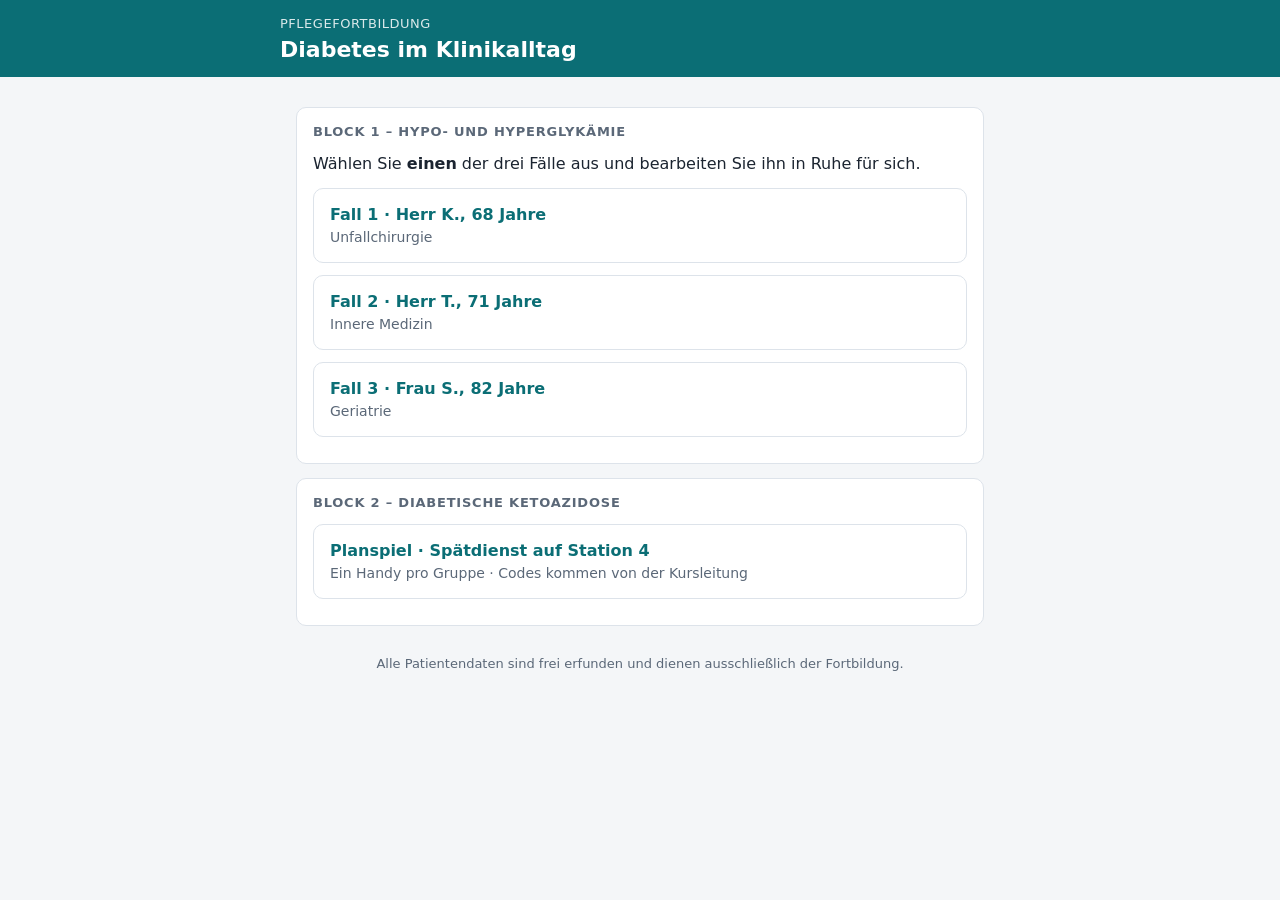
<file: index.html>
<!doctype html>
<html lang="de">
<head>
<meta charset="utf-8">
<meta name="viewport" content="width=device-width, initial-scale=1">
<title>Diabetes im Klinikalltag</title>
<link rel="stylesheet" href="style.css">
</head>
<body>
<header class="akte"><div class="inner">
  <small>Pflegefortbildung</small>
  <h1>Diabetes im Klinikalltag</h1>
</div></header>
<main>
  <div class="card"><h2>Block 1 – Hypo- und Hyperglykämie</h2>
    <p style="margin:0 0 4px">Wählen Sie <b>einen</b> der drei Fälle aus und bearbeiten Sie ihn in Ruhe für sich.</p>
    <a class="fall" href="fall1.html"><b>Fall 1 · Herr K., 68 Jahre</b><span>Unfallchirurgie</span></a>
    <a class="fall" href="fall2.html"><b>Fall 2 · Herr T., 71 Jahre</b><span>Innere Medizin</span></a>
    <a class="fall" href="fall3.html"><b>Fall 3 · Frau S., 82 Jahre</b><span>Geriatrie</span></a>
  </div>

  <div class="card"><h2>Block 2 – Diabetische Ketoazidose</h2>
    <a class="fall" href="spiel.html"><b>Planspiel · Spätdienst auf Station 4</b><span>Ein Handy pro Gruppe · Codes kommen von der Kursleitung</span></a>
  </div>

  <p class="hinweis">Alle Patientendaten sind frei erfunden und dienen ausschließlich der Fortbildung.</p>
</main>
</body>
</html>
</file>
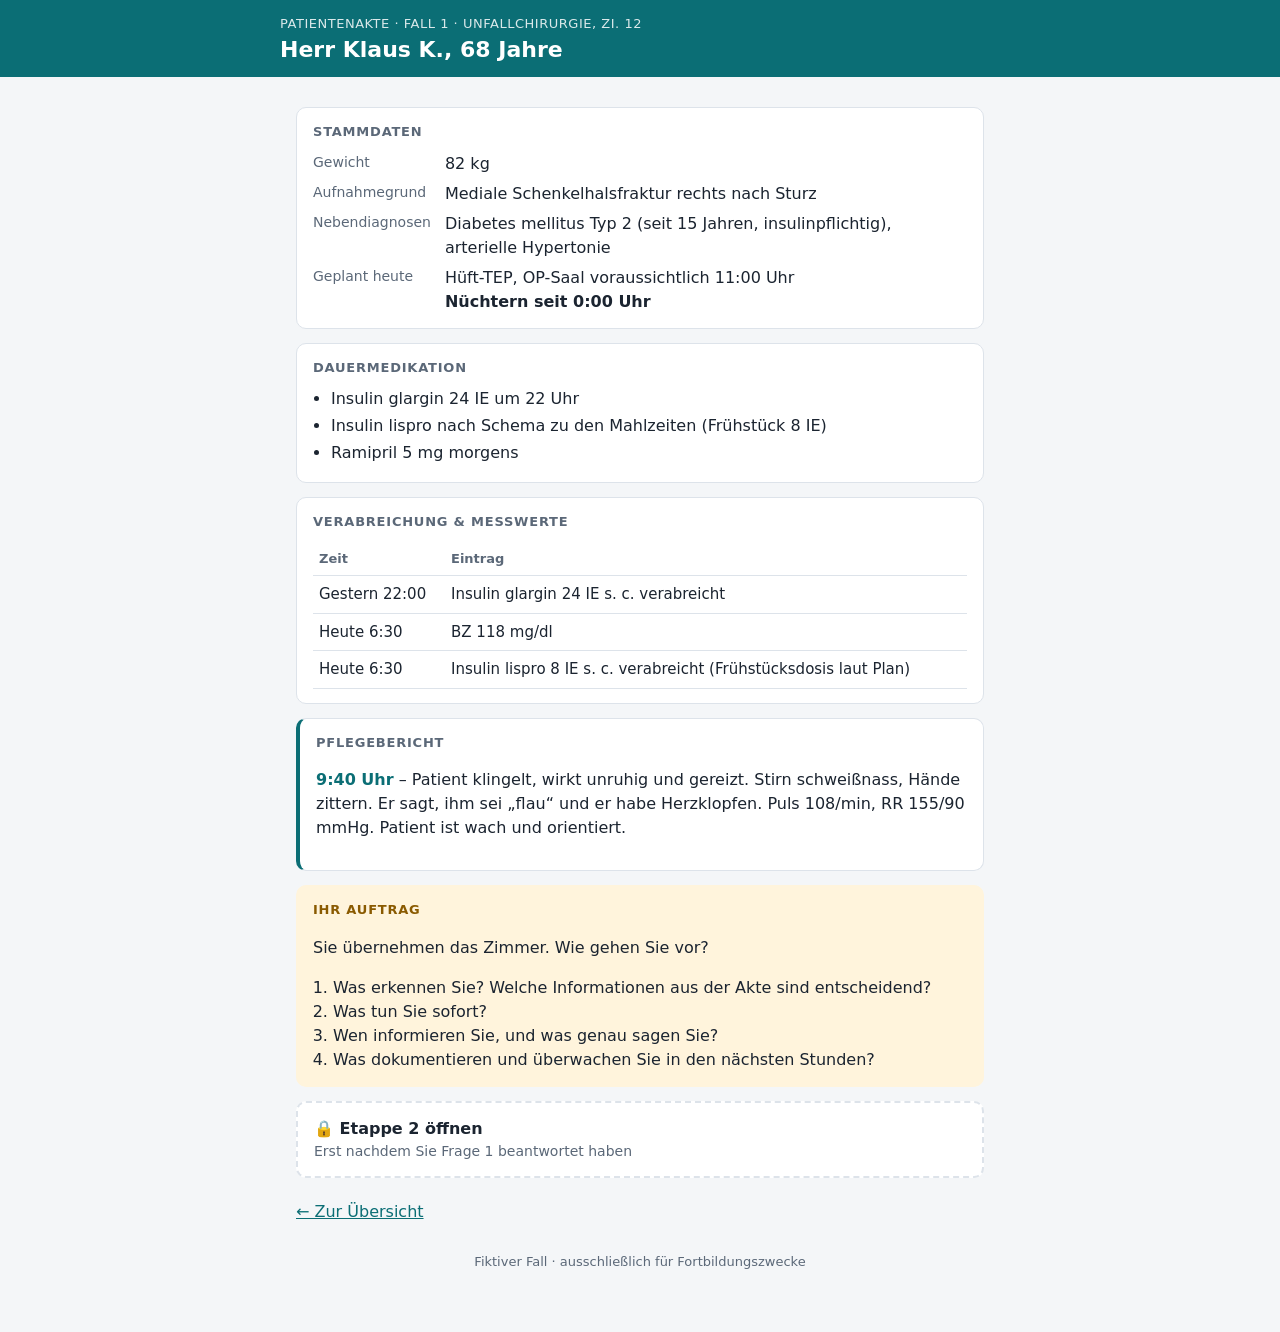
<file: fall1.html>
<!doctype html>
<html lang="de">
<head>
<meta charset="utf-8">
<meta name="viewport" content="width=device-width, initial-scale=1">
<title>Fall 1 – Herr K.</title>
<link rel="stylesheet" href="style.css">
</head>
<body>
<header class="akte"><div class="inner">
  <small>Patientenakte · Fall 1 · Unfallchirurgie, Zi. 12</small>
  <h1>Herr Klaus K., 68 Jahre</h1>
</div></header>
<main>
  <div class="card"><h2>Stammdaten</h2>
    <dl class="stamm">
      <dt>Gewicht</dt><dd>82 kg</dd>
      <dt>Aufnahmegrund</dt><dd>Mediale Schenkelhalsfraktur rechts nach Sturz</dd>
      <dt>Nebendiagnosen</dt><dd>Diabetes mellitus Typ 2 (seit 15 Jahren, insulinpflichtig), arterielle Hypertonie</dd>
      <dt>Geplant heute</dt><dd>Hüft-TEP, OP-Saal voraussichtlich 11:00 Uhr<br><b>Nüchtern seit 0:00 Uhr</b></dd>
    </dl>
  </div>

  <div class="card"><h2>Dauermedikation</h2>
    <ul class="med">
      <li>Insulin glargin 24 IE um 22 Uhr</li>
      <li>Insulin lispro nach Schema zu den Mahlzeiten (Frühstück 8 IE)</li>
      <li>Ramipril 5 mg morgens</li>
    </ul>
  </div>

  <div class="card"><h2>Verabreichung &amp; Messwerte</h2>
    <div class="scroll"><table>
      <tr><th>Zeit</th><th>Eintrag</th></tr>
      <tr><td>Gestern 22:00</td><td>Insulin glargin 24 IE s. c. verabreicht</td></tr>
      <tr><td>Heute 6:30</td><td>BZ 118 mg/dl</td></tr>
      <tr><td>Heute 6:30</td><td>Insulin lispro 8 IE s. c. verabreicht (Frühstücksdosis laut Plan)</td></tr>
    </table></div>
  </div>

  <div class="card bericht"><h2>Pflegebericht</h2>
    <p><span class="zeit">9:40 Uhr</span> – Patient klingelt, wirkt unruhig und gereizt. Stirn schweißnass, Hände zittern. Er sagt, ihm sei „flau“ und er habe Herzklopfen. Puls 108/min, RR 155/90 mmHg. Patient ist wach und orientiert.</p>
  </div>

  <div class="card auftrag"><h2>Ihr Auftrag</h2>
    <p>Sie übernehmen das Zimmer. Wie gehen Sie vor?</p>
    <ol>
      <li>Was erkennen Sie? Welche Informationen aus der Akte sind entscheidend?</li>
      <li>Was tun Sie sofort?</li>
      <li>Wen informieren Sie, und was genau sagen Sie?</li>
      <li>Was dokumentieren und überwachen Sie in den nächsten Stunden?</li>
    </ol>
  </div>

  <details class="etappe">
    <summary>Etappe 2 öffnen<span>Erst nachdem Sie Frage 1 beantwortet haben</span></summary>
    <div class="inhalt">
      <p><span class="zeit">9:43 Uhr</span> – Kapillärer Blutzucker:</p>
      <p><span class="wert">52 mg/dl</span></p>
    </div>
  </details>

  <a class="zurueck" href="index.html">← Zur Übersicht</a>
  <p class="hinweis">Fiktiver Fall · ausschließlich für Fortbildungszwecke</p>
</main>
</body>
</html>
</file>
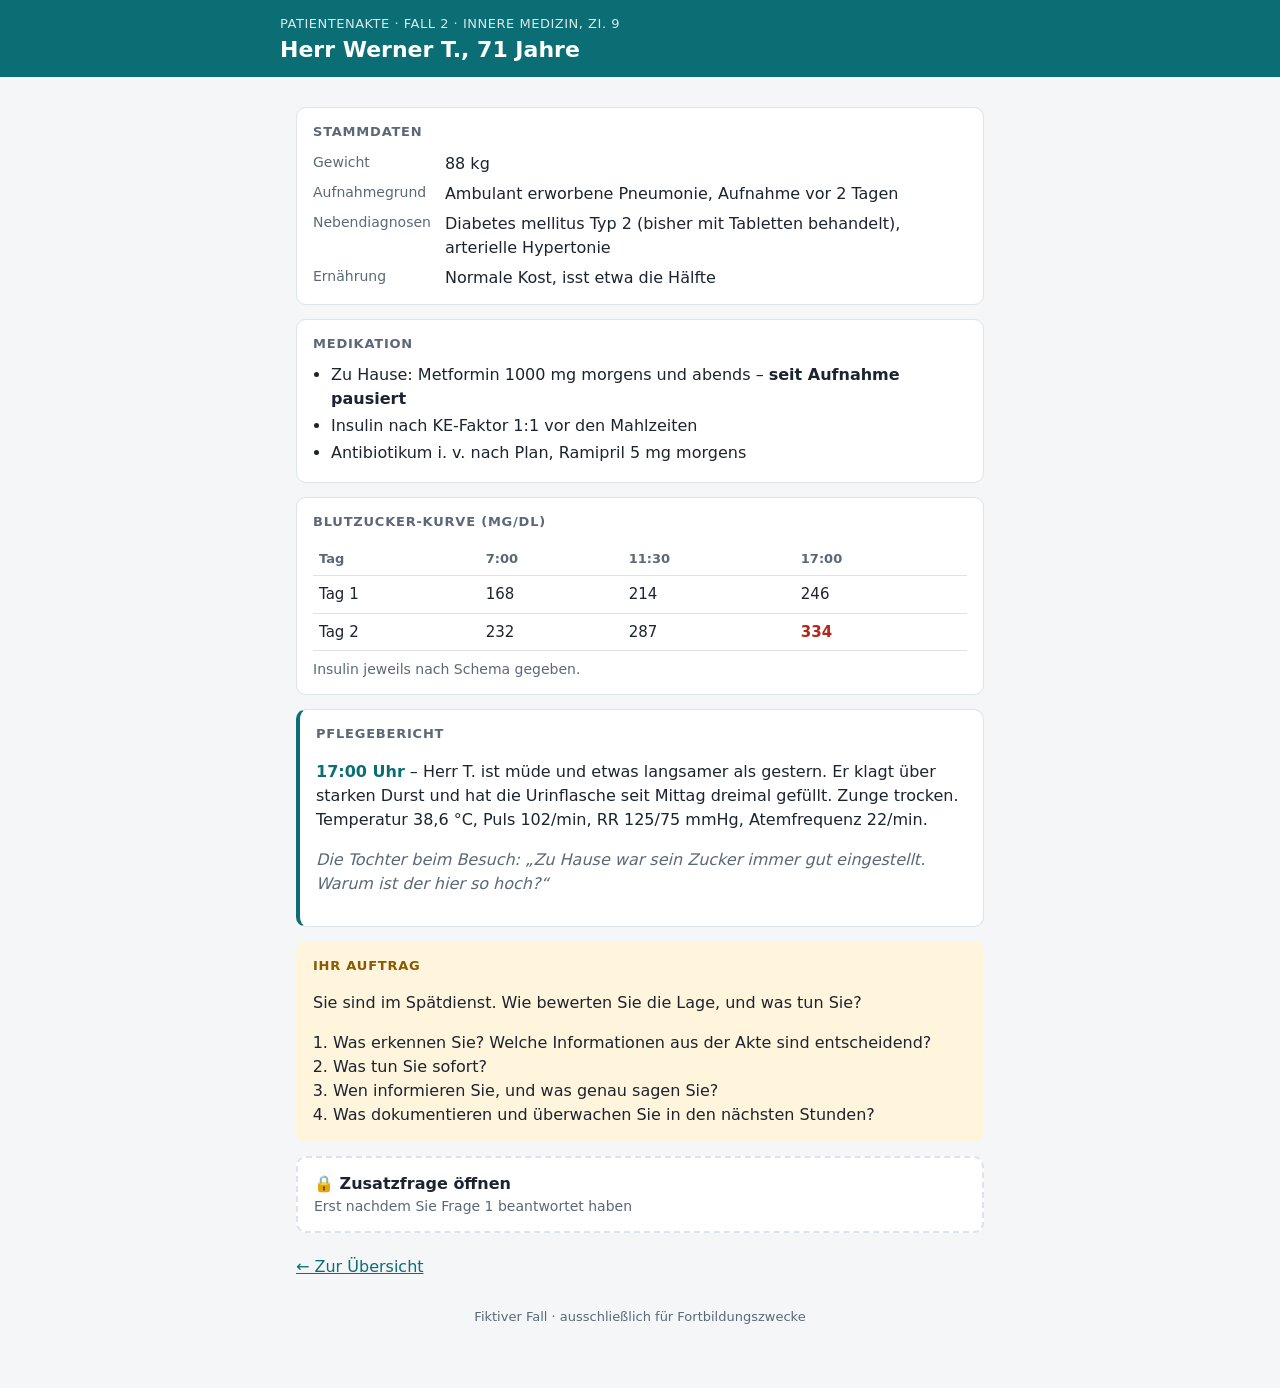
<file: fall2.html>
<!doctype html>
<html lang="de">
<head>
<meta charset="utf-8">
<meta name="viewport" content="width=device-width, initial-scale=1">
<title>Fall 2 – Herr T.</title>
<link rel="stylesheet" href="style.css">
</head>
<body>
<header class="akte"><div class="inner">
  <small>Patientenakte · Fall 2 · Innere Medizin, Zi. 9</small>
  <h1>Herr Werner T., 71 Jahre</h1>
</div></header>
<main>
  <div class="card"><h2>Stammdaten</h2>
    <dl class="stamm">
      <dt>Gewicht</dt><dd>88 kg</dd>
      <dt>Aufnahmegrund</dt><dd>Ambulant erworbene Pneumonie, Aufnahme vor 2 Tagen</dd>
      <dt>Nebendiagnosen</dt><dd>Diabetes mellitus Typ 2 (bisher mit Tabletten behandelt), arterielle Hypertonie</dd>
      <dt>Ernährung</dt><dd>Normale Kost, isst etwa die Hälfte</dd>
    </dl>
  </div>

  <div class="card"><h2>Medikation</h2>
    <ul class="med">
      <li>Zu Hause: Metformin 1000 mg morgens und abends – <b>seit Aufnahme pausiert</b></li>
      <li>Insulin nach KE-Faktor 1:1 vor den Mahlzeiten</li>
      <li>Antibiotikum i. v. nach Plan, Ramipril 5 mg morgens</li>
    </ul>
  </div>

  <div class="card"><h2>Blutzucker-Kurve (mg/dl)</h2>
    <div class="scroll"><table>
      <tr><th>Tag</th><th>7:00</th><th>11:30</th><th>17:00</th></tr>
      <tr><td>Tag 1</td><td>168</td><td>214</td><td>246</td></tr>
      <tr><td>Tag 2</td><td>232</td><td>287</td><td class="hoch">334</td></tr>
    </table></div>
    <p style="font-size:14px;color:var(--muted);margin:8px 0 0">Insulin jeweils nach Schema gegeben.</p>
  </div>

  <div class="card bericht"><h2>Pflegebericht</h2>
    <p><span class="zeit">17:00 Uhr</span> – Herr T. ist müde und etwas langsamer als gestern. Er klagt über starken Durst und hat die Urinflasche seit Mittag dreimal gefüllt. Zunge trocken. Temperatur 38,6 °C, Puls 102/min, RR 125/75 mmHg, Atemfrequenz 22/min.</p>
    <p class="zitat">Die Tochter beim Besuch: „Zu Hause war sein Zucker immer gut eingestellt. Warum ist der hier so hoch?“</p>
  </div>

  <div class="card auftrag"><h2>Ihr Auftrag</h2>
    <p>Sie sind im Spätdienst. Wie bewerten Sie die Lage, und was tun Sie?</p>
    <ol>
      <li>Was erkennen Sie? Welche Informationen aus der Akte sind entscheidend?</li>
      <li>Was tun Sie sofort?</li>
      <li>Wen informieren Sie, und was genau sagen Sie?</li>
      <li>Was dokumentieren und überwachen Sie in den nächsten Stunden?</li>
    </ol>
  </div>

  <details class="etappe">
    <summary>Zusatzfrage öffnen<span>Erst nachdem Sie Frage 1 beantwortet haben</span></summary>
    <div class="inhalt">
      <p>Was antworten Sie der Tochter auf ihre Frage – in zwei einfachen Sätzen?</p>
    </div>
  </details>

  <a class="zurueck" href="index.html">← Zur Übersicht</a>
  <p class="hinweis">Fiktiver Fall · ausschließlich für Fortbildungszwecke</p>
</main>
</body>
</html>
</file>
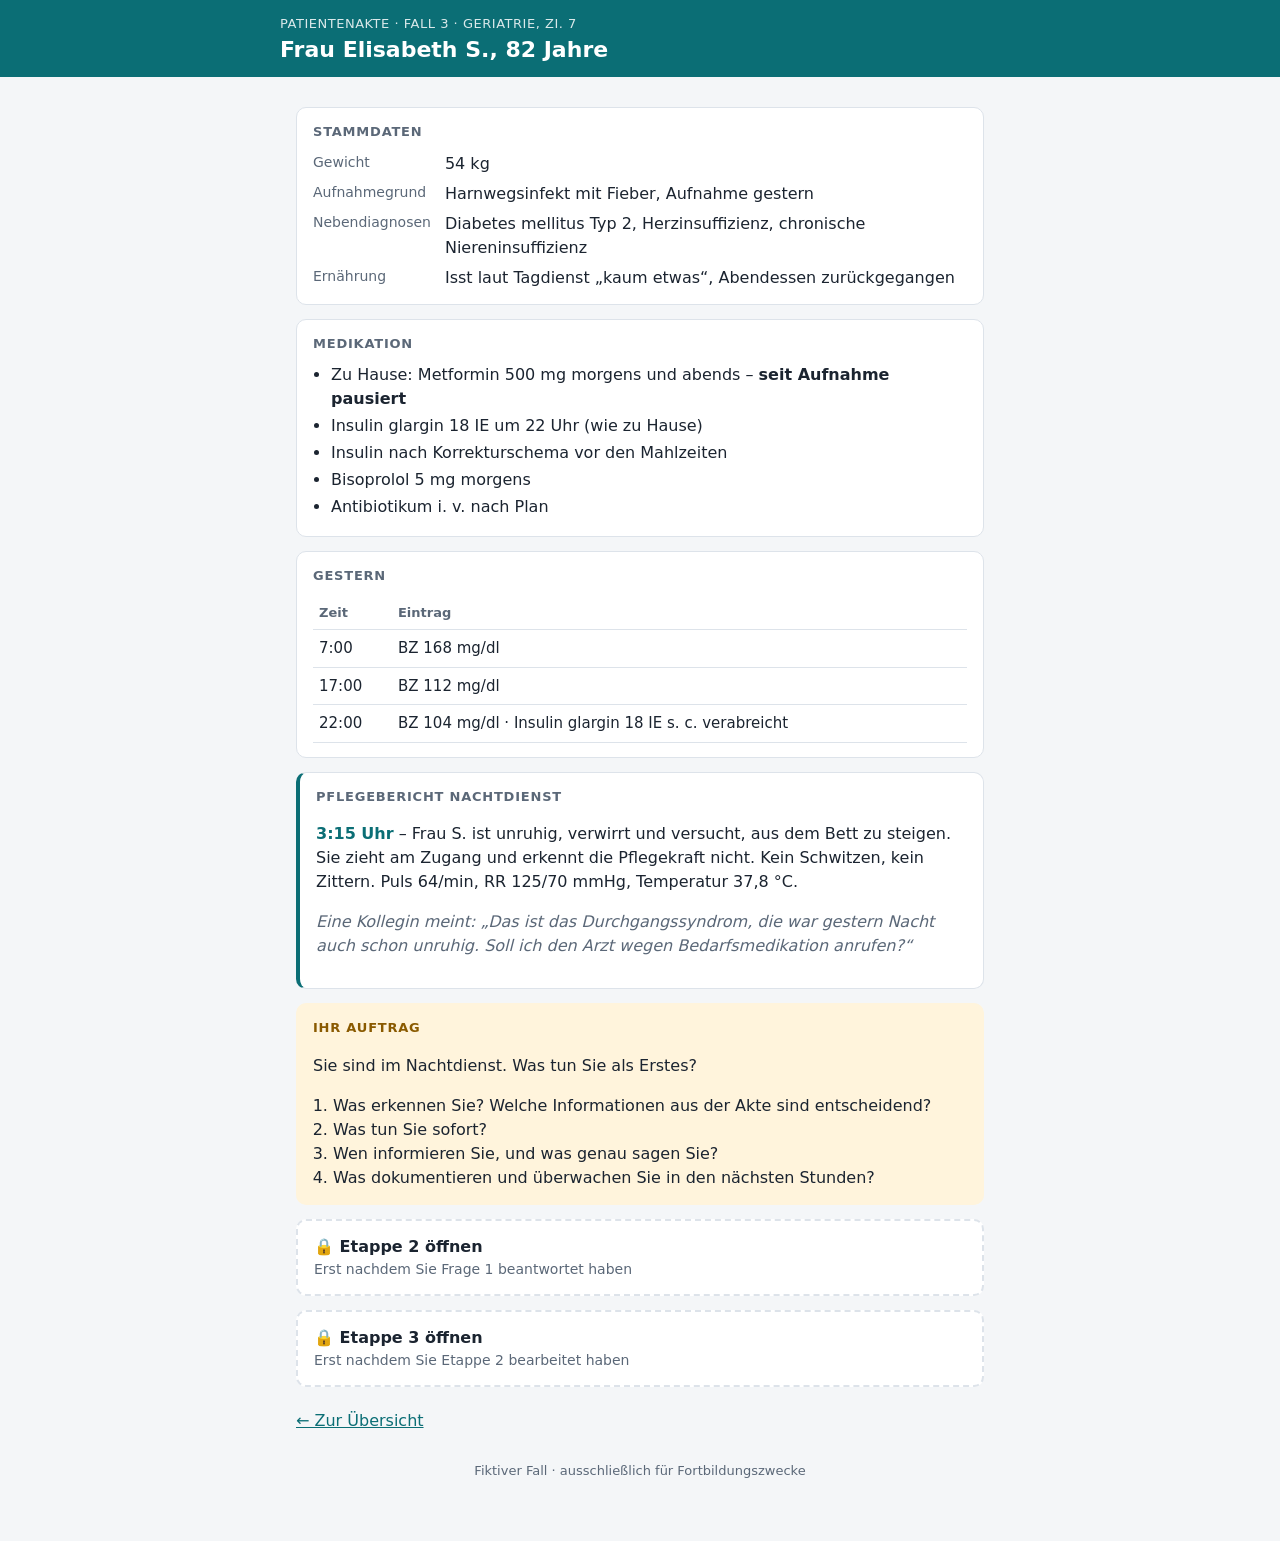
<file: fall3.html>
<!doctype html>
<html lang="de">
<head>
<meta charset="utf-8">
<meta name="viewport" content="width=device-width, initial-scale=1">
<title>Fall 3 – Frau S.</title>
<link rel="stylesheet" href="style.css">
</head>
<body>
<header class="akte"><div class="inner">
  <small>Patientenakte · Fall 3 · Geriatrie, Zi. 7</small>
  <h1>Frau Elisabeth S., 82 Jahre</h1>
</div></header>
<main>
  <div class="card"><h2>Stammdaten</h2>
    <dl class="stamm">
      <dt>Gewicht</dt><dd>54 kg</dd>
      <dt>Aufnahmegrund</dt><dd>Harnwegsinfekt mit Fieber, Aufnahme gestern</dd>
      <dt>Nebendiagnosen</dt><dd>Diabetes mellitus Typ 2, Herzinsuffizienz, chronische Niereninsuffizienz</dd>
      <dt>Ernährung</dt><dd>Isst laut Tagdienst „kaum etwas“, Abendessen zurückgegangen</dd>
    </dl>
  </div>

  <div class="card"><h2>Medikation</h2>
    <ul class="med">
      <li>Zu Hause: Metformin 500 mg morgens und abends – <b>seit Aufnahme pausiert</b></li>
      <li>Insulin glargin 18 IE um 22 Uhr (wie zu Hause)</li>
      <li>Insulin nach Korrekturschema vor den Mahlzeiten</li>
      <li>Bisoprolol 5 mg morgens</li>
      <li>Antibiotikum i. v. nach Plan</li>
    </ul>
  </div>

  <div class="card"><h2>Gestern</h2>
    <div class="scroll"><table>
      <tr><th>Zeit</th><th>Eintrag</th></tr>
      <tr><td>7:00</td><td>BZ 168 mg/dl</td></tr>
      <tr><td>17:00</td><td>BZ 112 mg/dl</td></tr>
      <tr><td>22:00</td><td>BZ 104 mg/dl · Insulin glargin 18 IE s. c. verabreicht</td></tr>
    </table></div>
  </div>

  <div class="card bericht"><h2>Pflegebericht Nachtdienst</h2>
    <p><span class="zeit">3:15 Uhr</span> – Frau S. ist unruhig, verwirrt und versucht, aus dem Bett zu steigen. Sie zieht am Zugang und erkennt die Pflegekraft nicht. Kein Schwitzen, kein Zittern. Puls 64/min, RR 125/70 mmHg, Temperatur 37,8 °C.</p>
    <p class="zitat">Eine Kollegin meint: „Das ist das Durchgangssyndrom, die war gestern Nacht auch schon unruhig. Soll ich den Arzt wegen Bedarfsmedikation anrufen?“</p>
  </div>

  <div class="card auftrag"><h2>Ihr Auftrag</h2>
    <p>Sie sind im Nachtdienst. Was tun Sie als Erstes?</p>
    <ol>
      <li>Was erkennen Sie? Welche Informationen aus der Akte sind entscheidend?</li>
      <li>Was tun Sie sofort?</li>
      <li>Wen informieren Sie, und was genau sagen Sie?</li>
      <li>Was dokumentieren und überwachen Sie in den nächsten Stunden?</li>
    </ol>
  </div>

  <details class="etappe">
    <summary>Etappe 2 öffnen<span>Erst nachdem Sie Frage 1 beantwortet haben</span></summary>
    <div class="inhalt">
      <p><span class="zeit">3:18 Uhr</span> – Kapillärer Blutzucker:</p>
      <p><span class="wert">41 mg/dl</span></p>
    </div>
  </details>

  <details class="etappe">
    <summary>Etappe 3 öffnen<span>Erst nachdem Sie Etappe 2 bearbeitet haben</span></summary>
    <div class="inhalt">
      <p><span class="zeit">3:45 Uhr</span> – Nach der Behandlung: BZ 112 mg/dl, Frau S. ist wieder orientiert.</p>
      <p><span class="zeit">5:30 Uhr</span> – Kontrollmessung durch die Kollegin:</p>
      <p><span class="wert">58 mg/dl</span></p>
      <p><b>Zusatzfrage:</b> Warum fällt der Blutzucker erneut ab, und was bedeutet das für die restliche Nacht?</p>
    </div>
  </details>

  <a class="zurueck" href="index.html">← Zur Übersicht</a>
  <p class="hinweis">Fiktiver Fall · ausschließlich für Fortbildungszwecke</p>
</main>
</body>
</html>
</file>
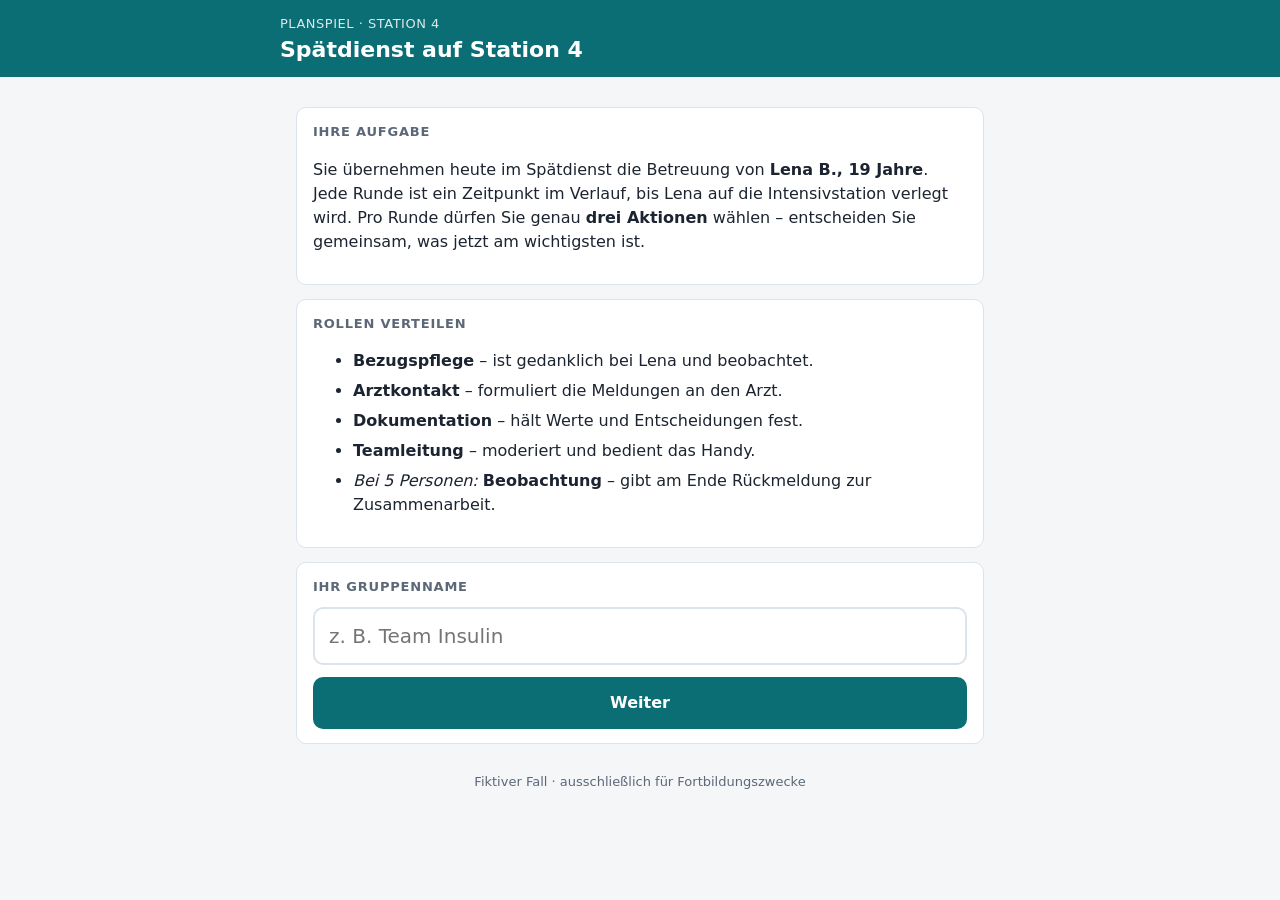
<file: spiel.html>
<!doctype html>
<html lang="de">
<head>
<meta charset="utf-8">
<meta name="viewport" content="width=device-width, initial-scale=1">
<title>Spätdienst auf Station 4</title>
<link rel="stylesheet" href="style.css">
<style>
  .hidden { display: none !important; }
  .btn {
    display: block; width: 100%; border: 0; border-radius: 10px;
    padding: 14px 16px; font: inherit; font-weight: 700; cursor: pointer;
    background: var(--accent); color: #fff; margin-top: 12px;
  }
  @media (prefers-color-scheme: dark) { .btn { color: #0b1a1b; } }
  .btn:disabled { opacity: .4; cursor: not-allowed; }
  input.code, input.name {
    width: 100%; font: inherit; font-size: 20px; padding: 12px 14px;
    border: 2px solid var(--line); border-radius: 10px; background: var(--card); color: var(--ink);
  }
  input.code { text-transform: uppercase; letter-spacing: .15em; text-align: center; font-weight: 700; }
  .fehler { color: var(--warn); font-weight: 600; margin-top: 8px; min-height: 1.5em; }
  .punkte { display: flex; justify-content: space-between; align-items: center; font-size: 14px; color: var(--muted); }
  .punkte b { color: var(--accent); font-size: 18px; }
  .vital { display: grid; grid-template-columns: repeat(2, 1fr); gap: 8px; }
  .vital div { background: var(--bg); border-radius: 8px; padding: 8px 10px; }
  .vital small { display: block; color: var(--muted); font-size: 12px; }
  .vital strong { font-size: 17px; }
  .vital .auff strong { color: var(--warn); }
  .aktion {
    display: flex; gap: 12px; align-items: flex-start; width: 100%; text-align: left;
    background: var(--card); border: 2px solid var(--line); border-radius: 10px;
    padding: 12px 14px; margin: 8px 0; font: inherit; color: var(--ink); cursor: pointer;
  }
  .aktion .box {
    flex: none; width: 24px; height: 24px; border-radius: 6px; border: 2px solid var(--line);
    display: grid; place-items: center; font-weight: 700; color: #fff; margin-top: 1px;
  }
  .aktion.gewaehlt { border-color: var(--accent); background: var(--accent-soft); }
  .aktion.gewaehlt .box { background: var(--accent); border-color: var(--accent); }
  .zaehler { text-align: center; font-weight: 700; color: var(--accent); margin-top: 6px; }
  .fb { border-radius: 10px; padding: 10px 12px; margin: 8px 0; background: var(--bg); }
  .fb .pt { float: right; font-weight: 700; margin-left: 10px; }
  .fb.plus .pt { color: #2e9e6b; }
  .fb.minus { background: var(--warn-soft); }
  .fb.minus .pt { color: var(--warn); }
  .fb b { display: block; }
  .ereignis { border: 2px solid var(--warn); }
  .ereignis h2 { color: var(--warn); }
  .rollen li { margin: 6px 0; }
  .gross { font-size: 44px; font-weight: 800; color: var(--accent); text-align: center; margin: 4px 0; }
</style>
</head>
<body>
<header class="akte"><div class="inner">
  <small id="kopfzeile">Planspiel · Station 4</small>
  <h1 id="kopftitel">Spätdienst auf Station 4</h1>
</div></header>
<main>

  <!-- Start -->
  <section id="s-start">
    <div class="card">
      <h2>Ihre Aufgabe</h2>
      <p>Sie übernehmen heute im Spätdienst die Betreuung von <b>Lena B., 19 Jahre</b>. Jede Runde ist ein Zeitpunkt im Verlauf, bis Lena auf die Intensivstation verlegt wird. Pro Runde dürfen Sie genau <b>drei Aktionen</b> wählen – entscheiden Sie gemeinsam, was jetzt am wichtigsten ist.</p>
    </div>
    <div class="card">
      <h2>Rollen verteilen</h2>
      <ul class="rollen">
        <li><b>Bezugspflege</b> – ist gedanklich bei Lena und beobachtet.</li>
        <li><b>Arztkontakt</b> – formuliert die Meldungen an den Arzt.</li>
        <li><b>Dokumentation</b> – hält Werte und Entscheidungen fest.</li>
        <li><b>Teamleitung</b> – moderiert und bedient das Handy.</li>
        <li><i>Bei 5 Personen:</i> <b>Beobachtung</b> – gibt am Ende Rückmeldung zur Zusammenarbeit.</li>
      </ul>
    </div>
    <div class="card">
      <h2>Ihr Gruppenname</h2>
      <input class="name" id="gruppe" maxlength="24" placeholder="z. B. Team Insulin" autocomplete="off">
      <button class="btn" id="b-start">Weiter</button>
    </div>
  </section>

  <!-- Code -->
  <section id="s-code" class="hidden">
    <div class="card punkte"><span id="c-gruppe"></span><span>Punkte: <b id="c-punkte">0</b></span></div>
    <div class="card">
      <h2 id="c-titel">Warten auf Runde 1</h2>
      <p>Geben Sie den Code ein, den die Kursleitung auf der Folie zeigt.</p>
      <input class="code" id="code" maxlength="10" autocomplete="off" autocapitalize="characters">
      <div class="fehler" id="c-fehler"></div>
      <button class="btn" id="b-code">Runde starten</button>
    </div>
  </section>

  <!-- Runde -->
  <section id="s-runde" class="hidden">
    <div class="card punkte"><span id="r-runde"></span><span>Punkte: <b id="r-punkte">0</b></span></div>
    <div class="card"><h2>Lagebild</h2><div class="vital" id="r-vital"></div><p id="r-text" style="margin-bottom:0"></p></div>
    <div class="card bericht"><h2>Lena sagt</h2><p class="zitat" id="r-zitat" style="margin:0"></p></div>
    <div class="card auftrag"><h2>Ihre Entscheidung</h2><p style="margin:0">Wählen Sie genau <b>drei</b> Aktionen.</p></div>
    <div id="r-aktionen"></div>
    <div class="zaehler" id="r-zaehler">0 von 3 gewählt</div>
    <button class="btn" id="b-bestaetigen" disabled>Entscheidung bestätigen</button>
  </section>

  <!-- Ergebnis -->
  <section id="s-ergebnis" class="hidden">
    <div class="card punkte"><span id="e-runde"></span><span>Gesamt: <b id="e-punkte">0</b></span></div>
    <div class="card ereignis"><h2 id="e-zeit">Was passiert</h2><p id="e-text" style="margin:0"></p></div>
    <div class="card"><h2>Ihre Aktionen · <span id="e-rundenpunkte"></span></h2><div id="e-fb"></div></div>
    <div class="card hidden" id="e-verpasst-card"><h2>Verpasst</h2><div id="e-verpasst"></div></div>
    <button class="btn" id="b-weiter">Weiter</button>
  </section>

  <!-- Ende -->
  <section id="s-ende" class="hidden">
    <div class="card" style="text-align:center">
      <h2>Schichtende</h2>
      <p id="x-gruppe" style="margin:0"></p>
      <div class="gross" id="x-punkte">0</div>
      <p style="margin:0;color:var(--muted)">von 120 möglichen Punkten</p>
    </div>
    <div class="card"><h2>Das lief gut</h2><div id="x-gut"></div></div>
    <div class="card hidden" id="x-verpasst-card"><h2>Daran denken wir nächstes Mal</h2><div id="x-verpasst"></div></div>
    <p class="hinweis">Nennen Sie Ihre Punktzahl bei der Siegerehrung.</p>
    <a class="zurueck" href="spiel.html?neu">Neues Spiel starten</a>
  </section>

  <p class="hinweis">Fiktiver Fall · ausschließlich für Fortbildungszwecke</p>
</main>

<script>
// pts: +10 Schlüssel, +5 hilfreich, 0 neutral, -5/-10 schädlich
const RUNDEN = [
  {
    code: "SONNE", zeit: "14:00 Uhr", titel: "Aufnahme",
    vital: () => [["Atmung", "28/min, tief", 1], ["Puls", "118/min", 1], ["Blutdruck", "105/65 mmHg", 0], ["Temperatur", "37,6 °C", 0], ["Bewusstsein", "wach, müde", 0], ["BZ", "nicht gemessen", 1]],
    text: () => "Aufnahme mit der Einweisungsdiagnose „Gastroenteritis, Exsikkose“. Lena hat Typ-1-Diabetes und spritzt sich zu Hause selbst Insulin mit dem Pen. Sie erbricht seit zwei Tagen und hat diffuse Bauchschmerzen. Haut und Schleimhäute sind trocken. Eine Kollegin meint, im Zimmer rieche es „irgendwie fruchtig“ – Sie selbst riechen nichts.",
    zitat: "„Ich hab seit vorgestern kein Insulin gespritzt – ich hab ja nichts gegessen.“",
    aktionen: [
      ["tee", "Tee anbieten und ein Mittel gegen Übelkeit erfragen", 0, "Das behandelt nur die vermeintliche Gastroenteritis – die eigentliche Ursache bleibt unentdeckt."],
      ["bz", "Blutzucker messen", 10, "Bei Typ-1-Diabetes mit Erbrechen immer die erste Messung."],
      ["vital", "Vitalzeichen und Bewusstsein engmaschig kontrollieren", 5, "Sinnvoll – aber ohne BZ, Urintest und Arzt verschenken Sie Zeit."],
      ["insulin", "Insulin nach Korrekturschema s. c. spritzen", -10, "Ohne ärztliche Anordnung gefährlich. Vor jeder Insulingabe bei Verdacht auf Ketoazidose muss das Kalium bekannt sein."],
      ["urin", "Urin mit Teststreifen auf Ketone testen", 10, "Tiefe Atmung, Erbrechen und Bauchschmerzen bei Typ-1-Diabetes: Ketone im Urin prüfen. Auf den Geruch ist kein Verlass – nicht jeder kann ihn wahrnehmen."],
      ["bilanz", "Ein- und Ausfuhr bilanzieren", 5, "Wichtig für den Flüssigkeitshaushalt, aber jetzt nicht das Dringendste."],
      ["arzt", "Arzt sofort informieren", 10, "Typ-1-Diabetes, kein Insulin seit zwei Tagen und tiefe, schnelle Atmung: ein Notfall."],
      ["ruhe", "Lena ruhen lassen, nächste Kontrolle zum Abendessen", -10, "Abwarten verschlechtert die Übersäuerung – Lena ist in Gefahr."],
    ],
    verpasst: {
      bz: "Ohne Blutzuckermessung fehlt der wichtigste Hinweis.",
      urin: "Ohne Urintest bleibt der Verdacht auf eine Ketoazidose unbestätigt.",
      arzt: "Der Arzt erfährt erst spät von Lena – wertvolle Zeit geht verloren.",
    },
    ereignis: () => "BZ 412 mg/dl, Urin-Teststreifen: Ketone +++ (stark positiv). Der Arzt bestätigt mit einer venösen Blutgasanalyse (pH 7,18) eine diabetische Ketoazidose und meldet Lena auf der Intensivstation an. Das Bett ist in etwa einer Stunde frei. Bis dahin ordnet er an: venöser Zugang, Infusion NaCl 0,9 % 1000 ml über eine Stunde, Blutentnahme mit Kalium, Vitalzeichen alle 15 Minuten.",
  },
  {
    code: "MOND", zeit: "14:30 Uhr", titel: "Bis die Intensivstation bereit ist",
    vital: () => [["BZ (14:05)", "412 mg/dl", 1], ["Urin-Ketone", "+++", 1], ["Atmung", "26/min", 1], ["Puls", "116/min", 1], ["Blutdruck", "100/60 mmHg", 0], ["Bewusstsein", "wach, müde", 0]],
    text: () => "Der Arzt hat die Akutmaßnahmen angeordnet (siehe Runde 1). Lena hat noch keinen venösen Zugang. In ihrem Nachtschrank liegt ihr eigener Insulinpen.",
    zitat: "„Mir ist so schlecht … kann ich nicht einfach etwas trinken?“",
    aktionen: [
      ["trinken", "Lena viel Wasser trinken lassen", 0, "Bei Erbrechen bleibt kaum etwas drin – die Flüssigkeit muss über die Vene."],
      ["zugang", "Zugang legen (lassen) und Infusion nach Anordnung anhängen", 10, "Flüssigkeit ist die wichtigste erste Maßnahme – Lena ist stark ausgetrocknet."],
      ["insulin", "Lena ihr eigenes Insulin aus dem Nachtschrank spritzen lassen", -10, "Insulin nur nach ärztlicher Anordnung – vorher muss das Kalium bekannt sein."],
      ["blut", "Blutentnahme mit Kalium vorbereiten und sofort ins Labor", 10, "Der Kaliumwert entscheidet, wann der Arzt Insulin geben kann."],
      ["toilette", "Lena allein zur Toilette gehen lassen", -5, "Der Kreislauf ist instabil – Sturzgefahr."],
      ["vital15", "Vitalzeichen und Bewusstsein alle 15 Minuten kontrollieren", 10, "Lena kann sich schnell verschlechtern – engmaschig dranbleiben."],
      ["bz", "Blutzucker erneut messen", 5, "Sinnvoll – stündlich reicht aber zunächst."],
      ["bilanz", "Ausfuhr erfassen (Erbrechen, Urin)", 5, "Wichtig für die Übergabe an die Intensivstation."],
    ],
    verpasst: {
      zugang: "Die Infusion startet erst 30 Minuten später – Lena trocknet weiter aus.",
      blut: "Das Kalium fehlt – der Arzt kann das Insulin noch nicht anordnen.",
      vital15: "Eine Verschlechterung würde zu spät auffallen.",
    },
    ereignis: () => "15:00 Uhr: Kalium 4,8 mmol/l. Der Arzt gibt eine erste Insulindosis und dokumentiert Uhrzeit und Menge. Die Intensivstation meldet: Das Bett verzögert sich um etwa 45 Minuten.",
  },
  {
    code: "STERN", zeit: "15:15 Uhr", titel: "Die Verlegung verzögert sich",
    vital: () => [["Bewusstsein", "schläfrig, antwortet langsam", 1], ["Blutdruck", "92/55 mmHg", 1], ["Puls", "124/min", 1], ["Atmung", "26/min", 1], ["Letzter BZ", "412 mg/dl (14:05)", 0], ["Infusion", "1. Liter fast durch", 0]],
    text: () => "Lena ist in den letzten 15 Minuten deutlich schläfriger geworden. Sie hat noch einmal erbrochen und liegt flach auf dem Rücken.",
    zitat: "„Lasst mich einfach schlafen …“",
    aktionen: [
      ["cola", "Etwas Cola gegen die Übelkeit geben", -10, "Schläfrig und erbrechend: Aspirationsgefahr! Zucker ist hier außerdem nicht das Problem."],
      ["arzt", "Arzt sofort informieren", 10, "Zunehmende Schläfrigkeit und sinkender Blutdruck – Lena verschlechtert sich."],
      ["angeh", "Angehörige informieren", 0, "Kann später erfolgen – jetzt geht es um Lena selbst."],
      ["bz", "Blutzucker sofort messen", 10, "Bei jeder Bewusstseinsveränderung zuerst den BZ prüfen – nach der Insulingabe auch eine Hypoglykämie ausschließen."],
      ["schlaf", "Lena schlafen lassen, sie ist erschöpft", -10, "Die Schläfrigkeit ist ein Alarmzeichen, keine Erschöpfung."],
      ["seite", "Aspirationsschutz: Oberkörper hoch oder Seitenlage, Absaugung bereit", 10, "Schläfrig und erbricht – so schützen Sie die Atemwege."],
      ["infus", "Infusion prüfen, nächste Infusion nach Anordnung bereithalten", 5, "Gut – der Flüssigkeitsbedarf ist hoch."],
      ["vital", "Vitalzeichen weiter alle 15 Minuten", 5, "Richtig, aber jetzt braucht es mehr als Beobachten."],
    ],
    verpasst: {
      arzt: "Der Arzt erfährt erst bei der nächsten Visite von der Verschlechterung.",
      bz: "Unklar bleibt, ob der BZ nach der Insulingabe zu schnell gefallen ist.",
      seite: "Lena erbricht im Liegen – Aspirationsgefahr!",
    },
    ereignis: () => "BZ 318 mg/dl – keine Hypoglykämie. Der Arzt kommt sofort, lässt die Infusion schneller laufen und bittet das Intensiv-Team, Lena direkt abzuholen.",
  },
  {
    code: "KOMET", zeit: "15:45 Uhr", titel: "Übergabe an die Intensivstation",
    vital: () => [["Bewusstsein", "schläfrig, erweckbar", 1], ["Blutdruck", "104/62 mmHg", 0], ["Puls", "112/min", 0], ["Atmung", "24/min", 0], ["BZ (15:15)", "318 mg/dl", 0], ["Urin-Ketone", "+++", 1]],
    text: () => "Das Intensiv-Team ist da und übernimmt Lena gleich. Sie haben zwei Minuten für die Übergabe.",
    zitat: "„Wo bringt ihr mich hin?“",
    aktionen: [
      ["kurz", "Nur „Ketoazidose“ sagen – der Rest steht in der Akte", -10, "In der Akte sucht jetzt niemand. Wichtige Informationen gehen verloren."],
      ["uebergabe", "Strukturiert übergeben: Was ist los, was ist wichtig, was wurde getan", 10, "Die vier Fragen aus Block 1 geben auch der Übergabe eine feste Reihenfolge."],
      ["geruch", "Erwähnen, dass Sie keinen Azetongeruch bemerkt haben", -10, "Den Geruch nimmt nicht jeder wahr – er sagt nichts aus. Entscheidend sind BZ, Urin-Ketone und Blutgas."],
      ["insulinzeit", "Uhrzeit und Dosis der ersten Insulingabe nennen", 10, "Die Intensivstation muss wissen, wie viel Insulin wann gegeben wurde."],
      ["erklaeren", "Lena kurz erklären, was jetzt passiert", 5, "Sie ist 19 und verunsichert – ein Satz hilft."],
      ["bilanz", "Bilanz übergeben: Infusionsmenge, Erbrechen, Urin", 10, "Wichtig für den weiteren Flüssigkeitsersatz."],
      ["pen", "Lenas Insulinpen mitgeben, damit sie selbst weiterspritzen kann", -5, "Auf der Intensivstation wird das Insulin gesteuert gegeben – Selbstspritzen ist jetzt nicht vorgesehen."],
      ["angeh", "Angehörige über die Verlegung informieren (lassen)", 5, "Gut – Lenas Familie weiß noch nichts."],
    ],
    verpasst: {
      uebergabe: "Die Übergabe bleibt lückenhaft – das Intensiv-Team muss vieles erfragen.",
      insulinzeit: "Unklar, wann Lena Insulin bekommen hat – Gefahr einer doppelten Gabe.",
      bilanz: "Die Intensivstation weiß nicht, wie viel Flüssigkeit Lena schon bekommen hat.",
    },
    ereignis: () => "Das Intensiv-Team übernimmt Lena. Dort geht die Therapie mit Insulin-Perfusor und Ketonmessung im Blut weiter. Zwei Tage später kommt Lena stabil auf Ihre Station zurück – mit einem Termin bei der Diabetesberatung: Insulin nie ganz weglassen, auch wenn man nichts isst.",
  },
];

// ---------- Zustand ----------
const SPEICHER = "station4-spiel";
let s = { gruppe: "", runde: 0, punkte: 0, wahl: [], phase: "start" };
try { const g = JSON.parse(localStorage.getItem(SPEICHER)); if (g && g.phase) s = g; } catch (e) {}
function sichern() { try { localStorage.setItem(SPEICHER, JSON.stringify(s)); } catch (e) {} }

const $ = (id) => document.getElementById(id);
function zeige(id) {
  for (const sec of ["s-start", "s-code", "s-runde", "s-ergebnis", "s-ende"]) $(sec).classList.toggle("hidden", sec !== id);
  window.scrollTo(0, 0);
}
function esc(t) { const d = document.createElement("div"); d.textContent = t; return d.innerHTML; }
function vz(p) { return p > 0 ? "+" + p : String(p); }

// ---------- Start ----------
$("b-start").onclick = () => {
  s.gruppe = $("gruppe").value.trim() || "Unsere Gruppe";
  s.phase = "code"; sichern(); render();
};

// ---------- Code ----------
$("b-code").onclick = () => {
  const c = $("code").value.trim().toUpperCase();
  const idx = RUNDEN.findIndex(r => r.code === c);
  if (idx < 0) { $("c-fehler").textContent = "Dieser Code passt nicht. Bitte prüfen."; return; }
  if (idx < s.runde) { $("c-fehler").textContent = "Diese Runde haben Sie schon gespielt."; return; }
  $("c-fehler").textContent = ""; $("code").value = "";
  s.runde = idx; s.auswahl = []; s.phase = "runde"; sichern(); render();
};
$("code").addEventListener("keydown", e => { if (e.key === "Enter") $("b-code").click(); });

// ---------- Runde ----------
function renderRunde() {
  const r = RUNDEN[s.runde];
  $("kopfzeile").textContent = `Runde ${s.runde + 1} von 4 · ${r.zeit}`;
  $("kopftitel").textContent = r.titel;
  $("r-runde").textContent = s.gruppe;
  $("r-punkte").textContent = s.punkte;
  $("r-vital").innerHTML = r.vital(s).map(([k, v, a]) => `<div class="${a ? "auff" : ""}"><small>${esc(k)}</small><strong>${esc(v)}</strong></div>`).join("");
  $("r-text").textContent = r.text(s);
  $("r-zitat").textContent = r.zitat;
  const box = $("r-aktionen"); box.innerHTML = "";
  s.auswahl = s.auswahl || [];
  r.aktionen.forEach(([id, txt]) => {
    const b = document.createElement("button");
    b.className = "aktion" + (s.auswahl.includes(id) ? " gewaehlt" : "");
    b.innerHTML = `<span class="box">${s.auswahl.includes(id) ? "✓" : ""}</span><span>${esc(txt)}</span>`;
    b.onclick = () => {
      if (s.auswahl.includes(id)) s.auswahl = s.auswahl.filter(x => x !== id);
      else if (s.auswahl.length < 3) s.auswahl.push(id);
      sichern(); renderRunde();
    };
    box.appendChild(b);
  });
  $("r-zaehler").textContent = `${s.auswahl.length} von 3 gewählt`;
  $("b-bestaetigen").disabled = s.auswahl.length !== 3;
}
$("b-bestaetigen").onclick = () => {
  if (s.auswahl.length !== 3) return;
  if (!confirm("Entscheidung endgültig abgeben?")) return;
  const r = RUNDEN[s.runde];
  const pts = r.aktionen.filter(a => s.auswahl.includes(a[0])).reduce((x, a) => x + a[2], 0);
  s.wahl[s.runde] = s.auswahl.slice();
  s.rundenpunkte = s.rundenpunkte || [];
  s.rundenpunkte[s.runde] = pts;
  s.punkte = s.rundenpunkte.reduce((x, p) => x + (p || 0), 0);
  s.phase = "ergebnis"; sichern(); render();
};

// ---------- Ergebnis ----------
function renderErgebnis() {
  const r = RUNDEN[s.runde], w = s.wahl[s.runde] || [];
  $("kopfzeile").textContent = `Runde ${s.runde + 1} von 4 · Ergebnis`;
  $("kopftitel").textContent = r.titel;
  $("e-runde").textContent = s.gruppe;
  $("e-punkte").textContent = s.punkte;
  $("e-zeit").textContent = "Was passiert";
  $("e-text").textContent = r.ereignis(s);
  $("e-rundenpunkte").textContent = vz(s.rundenpunkte[s.runde]) + " Punkte";
  $("e-fb").innerHTML = r.aktionen.filter(a => w.includes(a[0])).map(([, txt, p, fb]) =>
    `<div class="fb ${p > 0 ? "plus" : p < 0 ? "minus" : ""}"><span class="pt">${vz(p)}</span><b>${esc(txt)}</b>${esc(fb)}</div>`).join("");
  const miss = Object.entries(r.verpasst).filter(([id]) => !w.includes(id));
  $("e-verpasst-card").classList.toggle("hidden", miss.length === 0);
  $("e-verpasst").innerHTML = miss.map(([id, t]) => {
    const a = r.aktionen.find(x => x[0] === id);
    return `<div class="fb minus"><b>${esc(a[1])}</b>${esc(t)}</div>`;
  }).join("");
  $("b-weiter").textContent = s.runde < 3 ? "Weiter zur nächsten Runde" : "Zum Schichtende";
}
$("b-weiter").onclick = () => {
  if (s.runde < 3) { s.runde += 1; s.phase = "code"; } else { s.phase = "ende"; }
  s.auswahl = []; sichern(); render();
};

// ---------- Ende ----------
function renderEnde() {
  $("kopfzeile").textContent = "Planspiel · Station 4";
  $("kopftitel").textContent = "Schichtende";
  $("x-gruppe").textContent = s.gruppe;
  $("x-punkte").textContent = s.punkte;
  const gut = [], verpasst = [];
  RUNDEN.forEach((r, i) => {
    const w = s.wahl[i]; if (!w) return;
    for (const id of Object.keys(r.verpasst)) {
      const t = `${r.zeit}: ${r.aktionen.find(a => a[0] === id)[1]}`;
      (w.includes(id) ? gut : verpasst).push(t);
    }
  });
  const liste = (arr) => arr.length ? `<ul class="med">${arr.map(t => `<li>${esc(t)}</li>`).join("")}</ul>` : "<p style='margin:0'>–</p>";
  $("x-gut").innerHTML = liste(gut);
  $("x-verpasst-card").classList.toggle("hidden", verpasst.length === 0);
  $("x-verpasst").innerHTML = liste(verpasst);
}

// ---------- Anzeige ----------
function render() {
  if (s.phase === "start") { zeige("s-start"); return; }
  if (s.phase === "code") {
    $("kopfzeile").textContent = "Planspiel · Station 4";
    $("kopftitel").textContent = "Spätdienst auf Station 4";
    $("c-gruppe").textContent = s.gruppe;
    $("c-punkte").textContent = s.punkte;
    $("c-titel").textContent = `Warten auf Runde ${s.runde + 1}`;
    zeige("s-code"); return;
  }
  if (s.phase === "runde") { renderRunde(); zeige("s-runde"); return; }
  if (s.phase === "ergebnis") { renderErgebnis(); zeige("s-ergebnis"); return; }
  renderEnde(); zeige("s-ende");
}
// Neustart über ?neu
if (location.search.includes("neu")) { s = { gruppe: "", runde: 0, punkte: 0, wahl: [], phase: "start" }; sichern(); history.replaceState(null, "", location.pathname); }
render();
</script>
</body>
</html>
</file>
<file: style.css>
:root {
  --bg: #f4f6f8;
  --card: #ffffff;
  --ink: #1b2430;
  --muted: #5b6878;
  --line: #dde3ea;
  --accent: #0b6e75;
  --accent-soft: #e3f2f2;
  --warn: #b3261e;
  --warn-soft: #fdecea;
  --note: #8a5a00;
  --note-soft: #fff4dc;
}
@media (prefers-color-scheme: dark) {
  :root {
    --bg: #11161c;
    --card: #1a2129;
    --ink: #e6ebf0;
    --muted: #9aa7b4;
    --line: #2c3540;
    --accent: #4fc1c8;
    --accent-soft: #15302f;
    --warn: #ff8a80;
    --warn-soft: #3a1c1a;
    --note: #f2c46d;
    --note-soft: #33290f;
  }
}
* { box-sizing: border-box; }
body {
  margin: 0;
  background: var(--bg);
  color: var(--ink);
  font: 16px/1.5 system-ui, -apple-system, "Segoe UI", Roboto, sans-serif;
}
main { max-width: 720px; margin: 0 auto; padding: 16px 16px 48px; }

header.akte {
  background: var(--accent);
  color: #fff;
  padding: 14px 16px;
}
@media (prefers-color-scheme: dark) { header.akte { color: #0b1a1b; } }
header.akte .inner { max-width: 720px; margin: 0 auto; }
header.akte small { display: block; opacity: .85; font-size: 13px; letter-spacing: .04em; text-transform: uppercase; }
header.akte h1 { margin: 2px 0 0; font-size: 22px; line-height: 1.25; }

.card {
  background: var(--card);
  border: 1px solid var(--line);
  border-radius: 10px;
  padding: 14px 16px;
  margin: 14px 0;
}
.card h2 {
  margin: 0 0 10px;
  font-size: 13px;
  letter-spacing: .06em;
  text-transform: uppercase;
  color: var(--muted);
}
dl.stamm { display: grid; grid-template-columns: max-content 1fr; gap: 6px 14px; margin: 0; }
dl.stamm dt { color: var(--muted); font-size: 14px; }
dl.stamm dd { margin: 0; }
@media (max-width: 420px) {
  dl.stamm { grid-template-columns: 1fr; gap: 0; }
  dl.stamm dd { margin-bottom: 8px; }
}

table { width: 100%; border-collapse: collapse; font-size: 15px; }
th, td { text-align: left; padding: 7px 6px; border-bottom: 1px solid var(--line); vertical-align: top; }
th { font-size: 13px; color: var(--muted); font-weight: 600; }
.scroll { overflow-x: auto; }
td.hoch { color: var(--warn); font-weight: 700; }

ul.med { margin: 0; padding-left: 18px; }
ul.med li { margin: 3px 0; }

.bericht { border-left: 4px solid var(--accent); }
.zeit { font-weight: 700; color: var(--accent); }
.zitat { font-style: italic; color: var(--muted); }

.auftrag { background: var(--note-soft); border-color: transparent; }
.auftrag h2 { color: var(--note); }
.auftrag ol { margin: 0; padding-left: 20px; }

details.etappe {
  background: var(--card);
  border: 2px dashed var(--line);
  border-radius: 10px;
  margin: 14px 0;
}
details.etappe summary {
  cursor: pointer;
  padding: 14px 16px;
  font-weight: 600;
  list-style: none;
}
details.etappe summary::-webkit-details-marker { display: none; }
details.etappe summary::before { content: "🔒 "; }
details.etappe[open] summary::before { content: "🔓 "; }
details.etappe summary span { display: block; font-weight: 400; font-size: 14px; color: var(--muted); }
details.etappe[open] { border-style: solid; border-color: var(--warn); }
details.etappe .inhalt { padding: 0 16px 14px; }
.wert {
  display: inline-block;
  background: var(--warn-soft);
  color: var(--warn);
  font-weight: 700;
  font-size: 22px;
  padding: 4px 10px;
  border-radius: 8px;
}

a.fall {
  display: block;
  text-decoration: none;
  color: inherit;
  background: var(--card);
  border: 1px solid var(--line);
  border-radius: 10px;
  padding: 14px 16px;
  margin: 12px 0;
}
a.fall:active, a.fall:hover { border-color: var(--accent); }
a.fall b { color: var(--accent); }
a.fall span { display: block; color: var(--muted); font-size: 14px; }

.hinweis { font-size: 13px; color: var(--muted); text-align: center; margin-top: 28px; }
.zurueck { display: inline-block; margin-top: 8px; color: var(--accent); }
</file>
